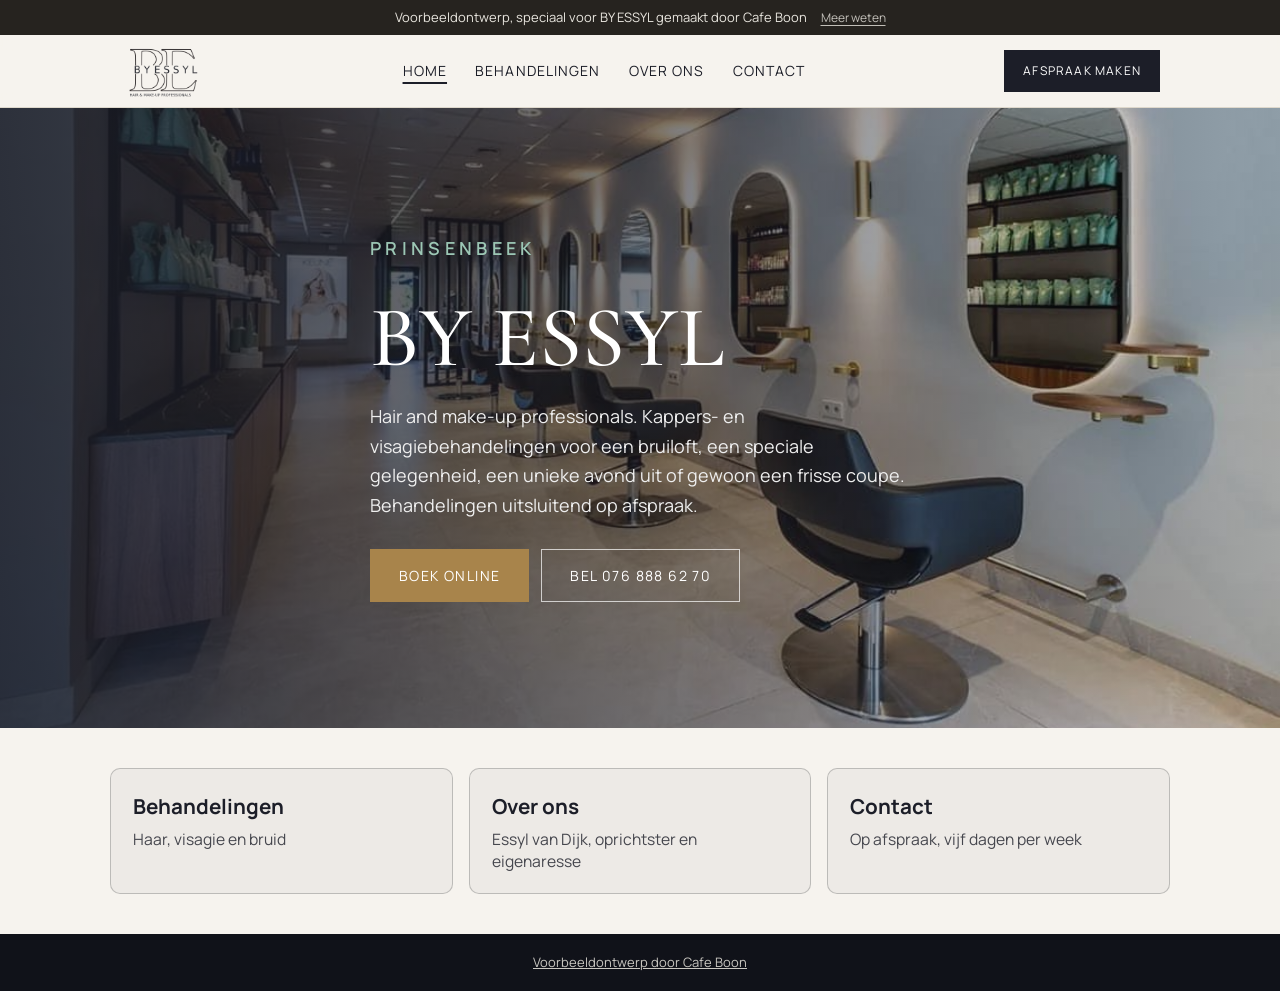
<file: index.html>
<!doctype html>
<html lang="nl">
<head>
<meta charset="utf-8">
<meta name="viewport" content="width=device-width,initial-scale=1">
<title>BY ESSYL | Hair and Make-up professionals in Prinsenbeek</title>
<meta name="description" content="BY ESSYL, hair and make-up professionals aan de Groenstraat in Prinsenbeek. Knippen, kleuren, styling, bruid, visagie en extensions. Uitsluitend op afspraak.">
<meta name="robots" content="noindex">
<link rel="icon" href="images/logo.png">
<meta property="og:title" content="BY ESSYL, hair and make-up professionals">
<meta property="og:description" content="Kapsalon en visagie in Prinsenbeek, uitsluitend op afspraak.">
<meta property="og:image" content="https://byessyl.cafeboon.com/images/salon.jpg">
<meta property="og:type" content="website">
<link rel="preconnect" href="https://fonts.googleapis.com"><link rel="preconnect" href="https://fonts.gstatic.com" crossorigin>
<link href="https://fonts.googleapis.com/css2?family=Cormorant+Garamond:wght@500;600&family=Manrope:wght@400;600&display=swap" rel="stylesheet">
<link rel="stylesheet" href="style.css">
</head>
<body>
<div class="vb-banner" role="note"><span>Voorbeeldontwerp, speciaal voor BY ESSYL gemaakt door Cafe Boon</span><a href="https://cafeboon.com">Meer weten</a></div>
<header><div class="wrap">
<a href="index.html"><img alt="BY ESSYL hair and make-up professionals" src="images/logo.png"/></a>
<nav><a aria-current="page" href="index.html">Home</a><a href="aanbod.html">Behandelingen</a><a href="over.html">Over ons</a><a href="contact.html">Contact</a></nav>
<a class="btn" href="afspraak.html" style="padding:10px 18px;font-size:12px">Afspraak maken</a>
</div></header>
<div aria-label="Pagina's" class="sn-bar" role="navigation"><a aria-current="page" class="sn-link" href="index.html">Home</a><a class="sn-link" href="aanbod.html">Behandelingen</a><a class="sn-link" href="over.html">Over ons</a><a class="sn-link" href="contact.html">Contact</a></div>
<div class="hero"><div class="wrap">
<p class="k">Prinsenbeek</p>
<h1>BY ESSYL</h1>
<p>Hair and make-up professionals. Kappers- en visagiebehandelingen voor een bruiloft, een speciale gelegenheid, een unieke avond uit of gewoon een frisse coupe. Behandelingen uitsluitend op afspraak.</p>
<div class="cta"><a class="btn" href="afspraak.html" style="background:var(--brass);border-color:var(--brass)">Boek online</a><a class="btn o" href="tel:0768886270">Bel 076 888 62 70</a></div>
</div></div>
<div class="sn-cards"><a class="sn-card" href="aanbod.html"><strong>Behandelingen</strong><span>Haar, visagie en bruid</span></a><a class="sn-card" href="over.html"><strong>Over ons</strong><span>Essyl van Dijk, oprichtster en eigenaresse</span></a><a class="sn-card" href="contact.html"><strong>Contact</strong><span>Op afspraak, vijf dagen per week</span></a></div>
<footer><a href="https://cafeboon.com" rel="noopener" target="_blank">Voorbeeldontwerp door Cafe Boon</a></footer>
<div class="callbar"><a href="tel:0768886270">Bel ons</a><a href="afspraak.html">Boek online</a></div>
<script>try{var d=new Date().getDay(),r=document.querySelector('#hours tr[data-d="'+d+'"]');if(r)r.className='today';}catch(e){}</script>
</body></html>
</file>
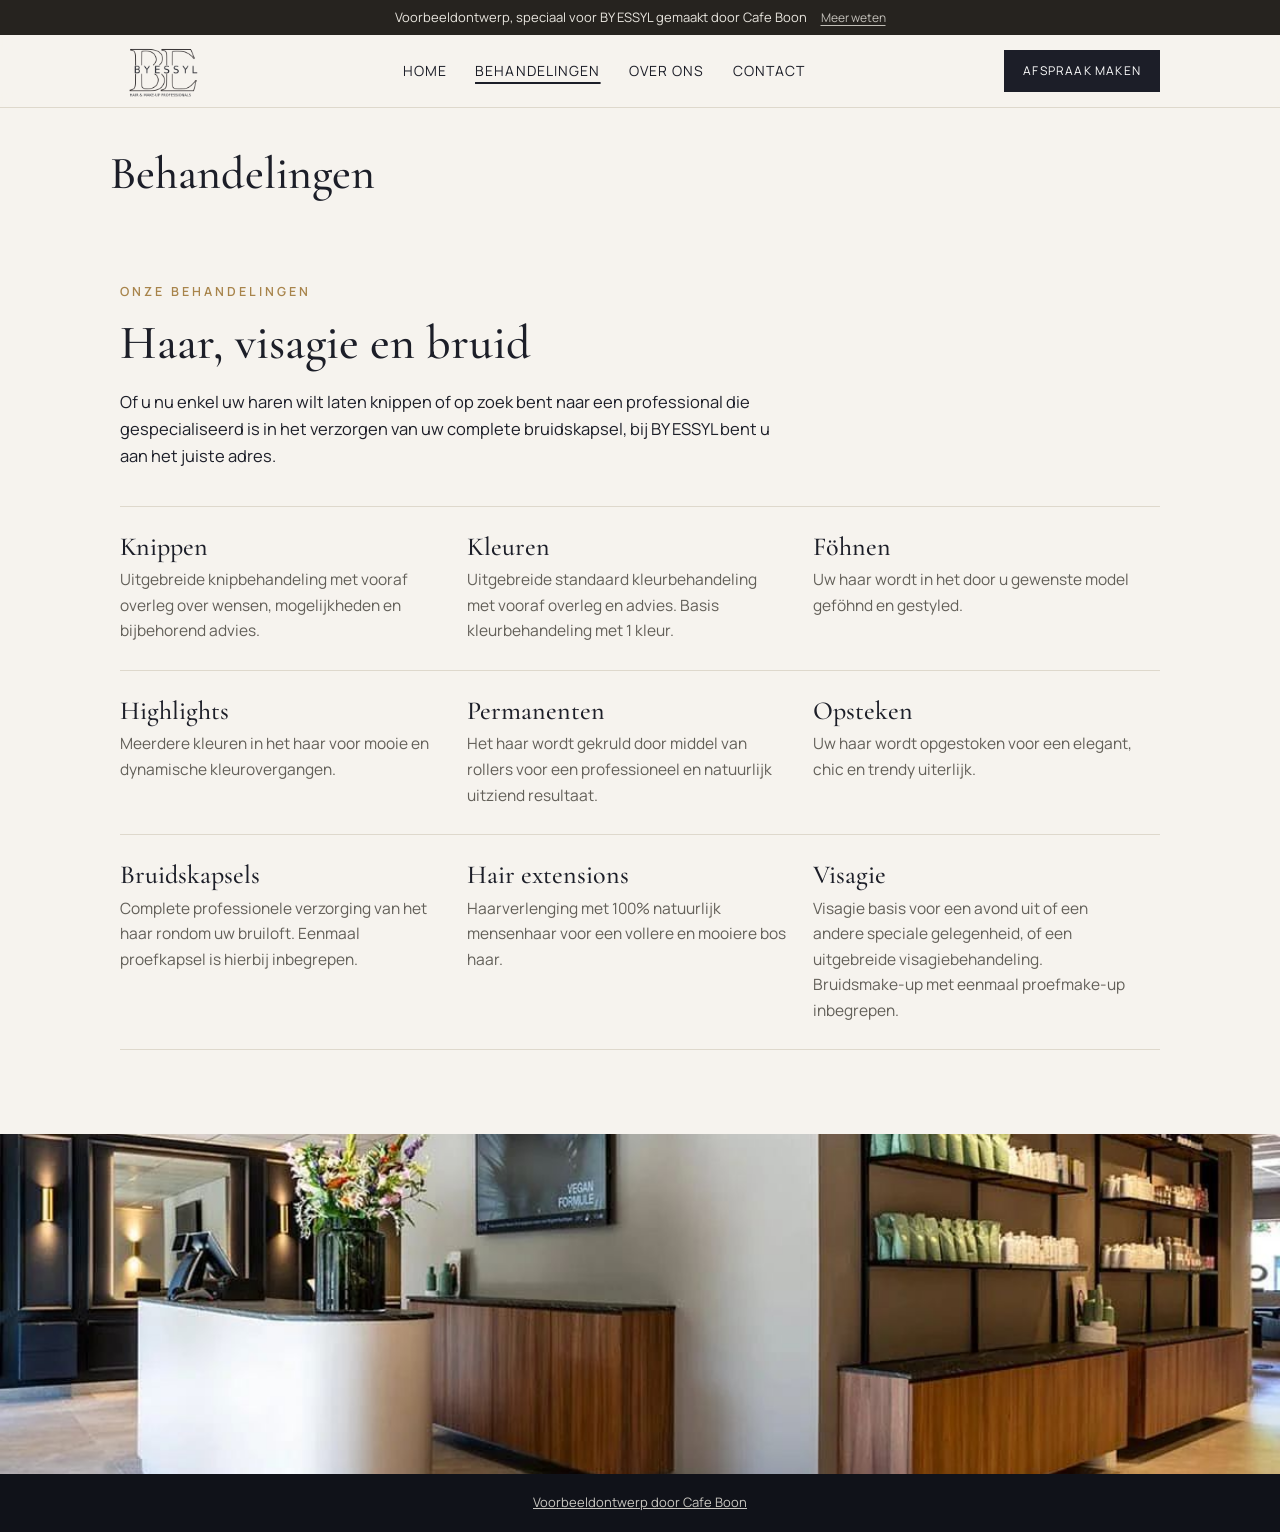
<file: aanbod.html>
<!doctype html>
<html lang="nl">
<head>
<meta charset="utf-8">
<meta name="viewport" content="width=device-width,initial-scale=1">
<title>Behandelingen | BY ESSYL</title>
<meta name="description" content="BY ESSYL, hair and make-up professionals aan de Groenstraat in Prinsenbeek. Knippen, kleuren, styling, bruid, visagie en extensions. Uitsluitend op afspraak.">
<meta name="robots" content="noindex">
<link rel="icon" href="images/logo.png">
<meta property="og:title" content="BY ESSYL, hair and make-up professionals">
<meta property="og:description" content="Kapsalon en visagie in Prinsenbeek, uitsluitend op afspraak.">
<meta property="og:image" content="https://byessyl.cafeboon.com/images/salon.jpg">
<meta property="og:type" content="website">
<link rel="preconnect" href="https://fonts.googleapis.com"><link rel="preconnect" href="https://fonts.gstatic.com" crossorigin>
<link href="https://fonts.googleapis.com/css2?family=Cormorant+Garamond:wght@500;600&family=Manrope:wght@400;600&display=swap" rel="stylesheet">
<link rel="stylesheet" href="style.css">
</head>
<body>
<div class="vb-banner" role="note"><span>Voorbeeldontwerp, speciaal voor BY ESSYL gemaakt door Cafe Boon</span><a href="https://cafeboon.com">Meer weten</a></div>
<header><div class="wrap">
<a href="index.html"><img alt="BY ESSYL hair and make-up professionals" src="images/logo.png"/></a>
<nav><a href="index.html">Home</a><a aria-current="page" href="aanbod.html">Behandelingen</a><a href="over.html">Over ons</a><a href="contact.html">Contact</a></nav>
<a class="btn" href="afspraak.html" style="padding:10px 18px;font-size:12px">Afspraak maken</a>
</div></header>
<div aria-label="Pagina's" class="sn-bar" role="navigation"><a class="sn-link" href="index.html">Home</a><a aria-current="page" class="sn-link" href="aanbod.html">Behandelingen</a><a class="sn-link" href="over.html">Over ons</a><a class="sn-link" href="contact.html">Contact</a></div>
<div class="sn-head"><h1>Behandelingen</h1></div>
<section id="behandelingen"><div class="wrap">
<p class="k">Onze behandelingen</p>
<h2>Haar, visagie en bruid</h2>
<p style="max-width:40em">Of u nu enkel uw haren wilt laten knippen of op zoek bent naar een professional die gespecialiseerd is in het verzorgen van uw complete bruidskapsel, bij BY ESSYL bent u aan het juiste adres.</p>
<div class="treat">
<div><h3>Knippen</h3><p>Uitgebreide knipbehandeling met vooraf overleg over wensen, mogelijkheden en bijbehorend advies.</p></div>
<div><h3>Kleuren</h3><p>Uitgebreide standaard kleurbehandeling met vooraf overleg en advies. Basis kleurbehandeling met 1 kleur.</p></div>
<div><h3>Föhnen</h3><p>Uw haar wordt in het door u gewenste model geföhnd en gestyled.</p></div>
<div><h3>Highlights</h3><p>Meerdere kleuren in het haar voor mooie en dynamische kleurovergangen.</p></div>
<div><h3>Permanenten</h3><p>Het haar wordt gekruld door middel van rollers voor een professioneel en natuurlijk uitziend resultaat.</p></div>
<div><h3>Opsteken</h3><p>Uw haar wordt opgestoken voor een elegant, chic en trendy uiterlijk.</p></div>
<div><h3>Bruidskapsels</h3><p>Complete professionele verzorging van het haar rondom uw bruiloft. Eenmaal proefkapsel is hierbij inbegrepen.</p></div>
<div><h3>Hair extensions</h3><p>Haarverlenging met 100% natuurlijk mensenhaar voor een vollere en mooiere bos haar.</p></div>
<div><h3>Visagie</h3><p>Visagie basis voor een avond uit of een andere speciale gelegenheid, of een uitgebreide visagiebehandeling. Bruidsmake-up met eenmaal proefmake-up inbegrepen.</p></div>
</div>
</div></section>
<img alt="De balie in de salon aan de Groenstraat" class="band" loading="lazy" src="images/balie.jpg"/>
<footer><a href="https://cafeboon.com" rel="noopener" target="_blank">Voorbeeldontwerp door Cafe Boon</a></footer>
<div class="callbar"><a href="tel:0768886270">Bel ons</a><a href="afspraak.html">Boek online</a></div>
<script>try{var d=new Date().getDay(),r=document.querySelector('#hours tr[data-d="'+d+'"]');if(r)r.className='today';}catch(e){}</script>
</body></html>
</file>
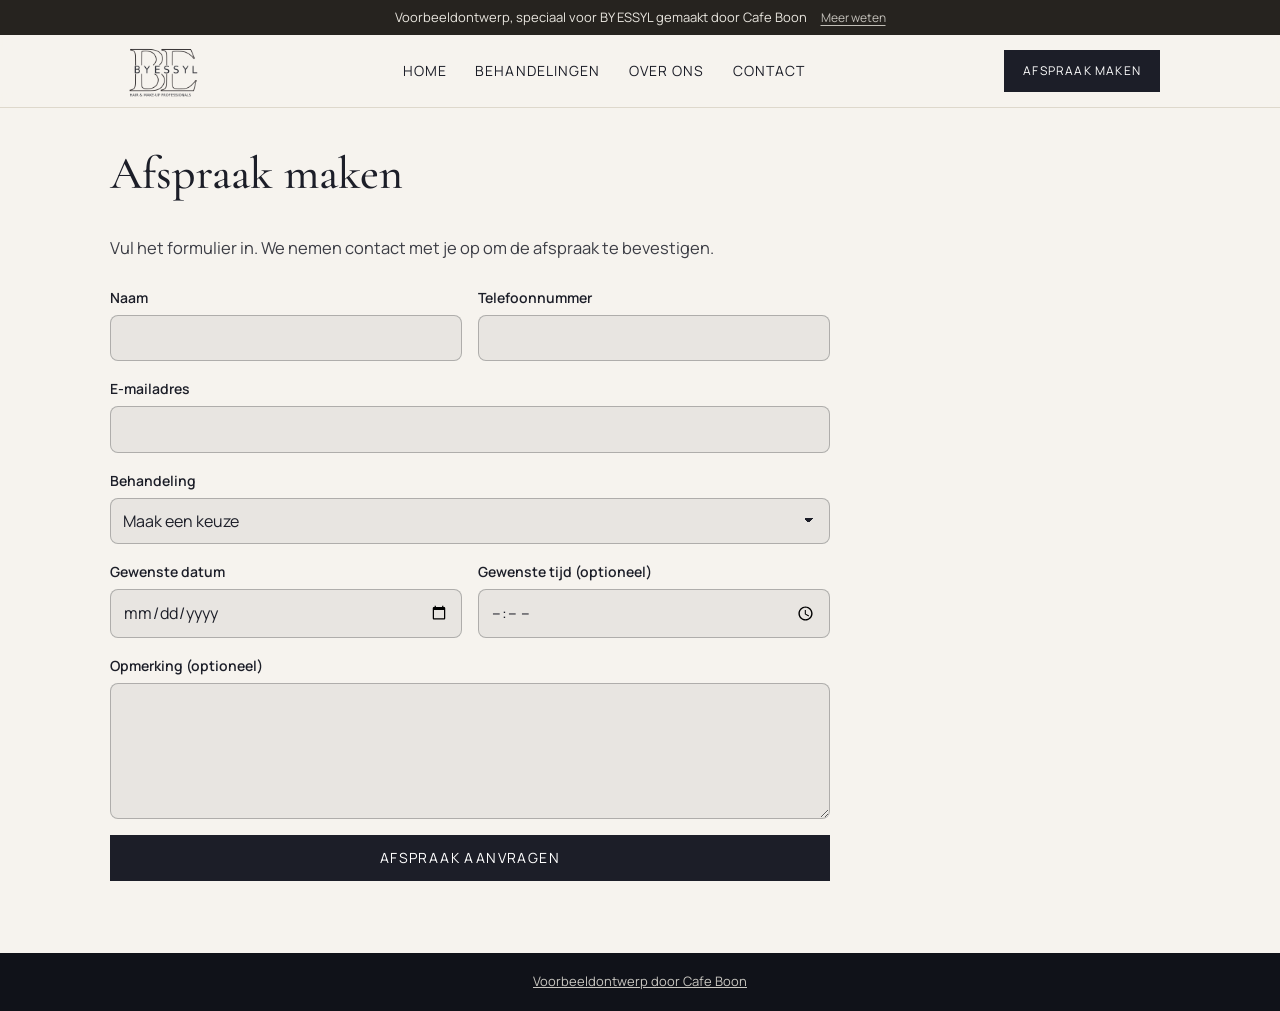
<file: afspraak.html>
<!doctype html>
<html lang="nl">
<head>
<meta charset="utf-8">
<meta name="viewport" content="width=device-width,initial-scale=1">
<title>Afspraak maken | BY ESSYL</title>
<meta name="description" content="Afspraak maken bij BY ESSYL.">
<meta name="robots" content="noindex">
<link rel="icon" href="images/logo.png">
<meta property="og:title" content="BY ESSYL, hair and make-up professionals">
<meta property="og:description" content="Kapsalon en visagie in Prinsenbeek, uitsluitend op afspraak.">
<meta property="og:image" content="https://byessyl.cafeboon.com/images/salon.jpg">
<meta property="og:type" content="website">
<link rel="preconnect" href="https://fonts.googleapis.com"><link rel="preconnect" href="https://fonts.gstatic.com" crossorigin>
<link href="https://fonts.googleapis.com/css2?family=Cormorant+Garamond:wght@500;600&family=Manrope:wght@400;600&display=swap" rel="stylesheet">
<link rel="stylesheet" href="style.css">
</head>
<body>
<div class="vb-banner" role="note"><span>Voorbeeldontwerp, speciaal voor BY ESSYL gemaakt door Cafe Boon</span><a href="https://cafeboon.com">Meer weten</a></div>
<header><div class="wrap">
<a href="index.html"><img alt="BY ESSYL hair and make-up professionals" src="images/logo.png"/></a>
<nav><a href="index.html">Home</a><a href="aanbod.html">Behandelingen</a><a href="over.html">Over ons</a><a href="contact.html">Contact</a></nav>
<a class="btn" href="#formulier" style="padding:10px 18px;font-size:12px">Afspraak maken</a>
</div></header>
<div aria-label="Pagina's" class="sn-bar" role="navigation"><a class="sn-link" href="index.html">Home</a><a class="sn-link" href="aanbod.html">Behandelingen</a><a class="sn-link" href="over.html">Over ons</a><a class="sn-link" href="contact.html">Contact</a></div>
<div class="sn-head"><h1>Afspraak maken</h1></div>
<section class="sn-formsec" id="formulier"><div class="sn-formwrap"><p class="sn-lead">Vul het formulier in. We nemen contact met je op om de afspraak te bevestigen.</p><form class="sn-form" id="sn-form"><div class="sn-field"><label for="naam">Naam</label><input id="naam" name="naam" type="text" required autocomplete="name"></div><div class="sn-field"><label for="tel">Telefoonnummer</label><input id="tel" name="tel" type="tel" required autocomplete="tel"></div><div class="sn-field full"><label for="email">E-mailadres</label><input id="email" name="email" type="email" required autocomplete="email"></div><div class="sn-field full"><label for="keuze">Behandeling</label><select id="keuze" name="keuze" required><option value="">Maak een keuze</option><option>Knippen</option><option>Kleuren</option><option>Föhnen</option><option>Highlights</option><option>Permanenten</option><option>Opsteken</option><option>Bruidskapsels</option><option>Hair extensions</option><option>Visagie</option></select></div><div class="sn-field"><label for="datum">Gewenste datum</label><input id="datum" name="datum" type="date" required></div><div class="sn-field"><label for="tijd">Gewenste tijd (optioneel)</label><input id="tijd" name="tijd" type="time"></div><div class="sn-field full"><label for="opm">Opmerking (optioneel)</label><textarea id="opm" name="opm" rows="5"></textarea></div><div class="sn-field full"><button class="btn" type="submit">Afspraak aanvragen</button></div></form></div></section>
<script>(function(){var f=document.getElementById('sn-form');if(!f)return;f.addEventListener('submit',function(e){e.preventDefault();if(!f.checkValidity()){f.reportValidity();return;}var d=document.createElement('div');d.className='sn-done';d.setAttribute('role','status');d.tabIndex=-1;d.innerHTML='<h2>Bedankt voor je aanvraag</h2><p>Dit is een voorbeeldwebsite van Cafe Boon. Je aanvraag is daarom niet verstuurd. Neem voor een echte afspraak contact op via <a href="tel:0768886270">076 888 62 70</a>.</p>';f.parentNode.replaceChild(d,f);d.focus();});})();</script>
<footer><a href="https://cafeboon.com" rel="noopener" target="_blank">Voorbeeldontwerp door Cafe Boon</a></footer>
<div class="callbar"><a href="tel:0768886270">Bel ons</a><a href="#formulier">Boek online</a></div>
<script>try{var d=new Date().getDay(),r=document.querySelector('#hours tr[data-d="'+d+'"]');if(r)r.className='today';}catch(e){}</script>
</body></html>
</file>
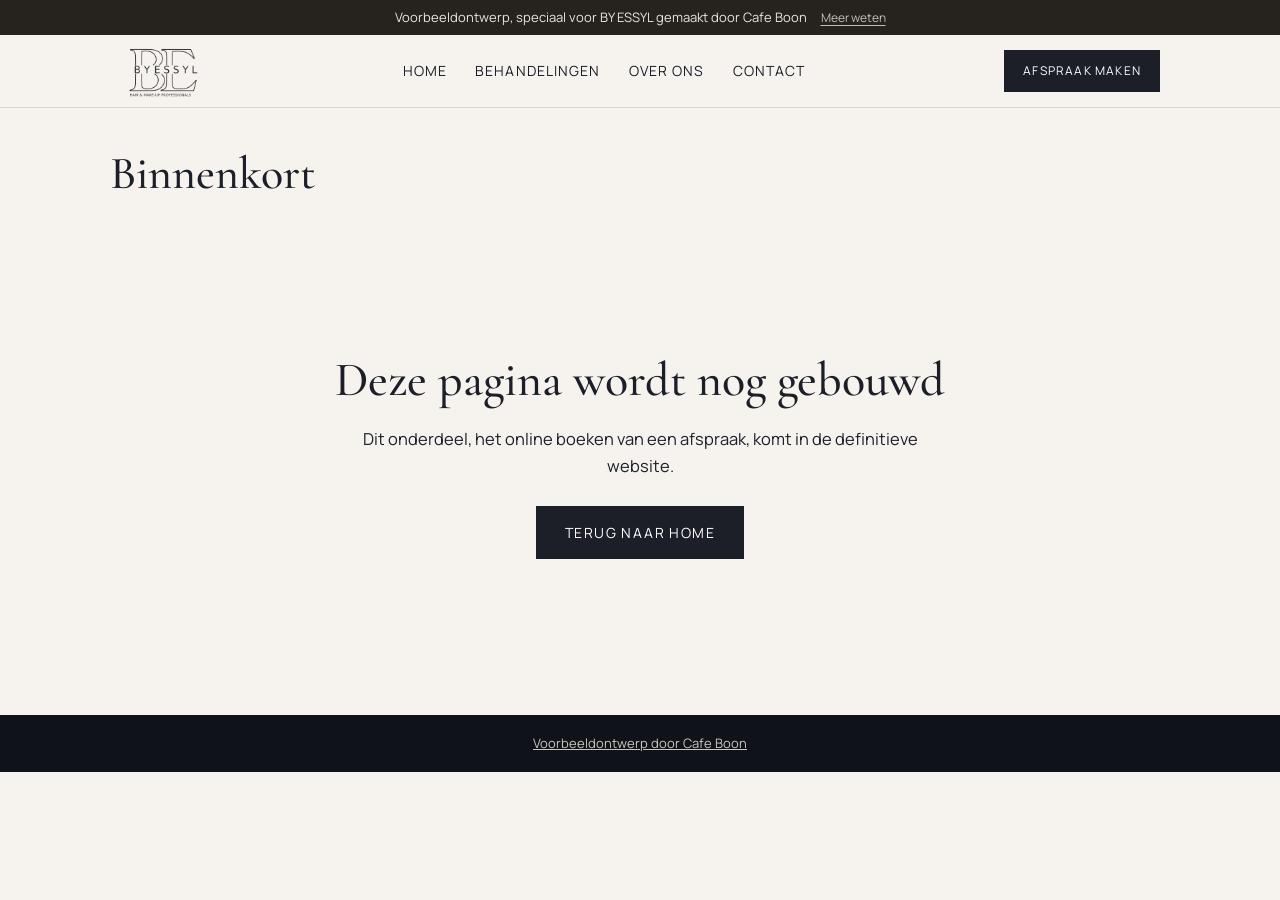
<file: binnenkort.html>
<!doctype html>
<html lang="nl">
<head>
<meta charset="utf-8">
<meta name="viewport" content="width=device-width,initial-scale=1">
<title>Binnenkort | BY ESSYL</title>
<meta name="description" content="BY ESSYL, hair and make-up professionals aan de Groenstraat in Prinsenbeek. Knippen, kleuren, styling, bruid, visagie en extensions. Uitsluitend op afspraak.">
<meta name="robots" content="noindex">
<link rel="icon" href="images/logo.png">
<meta property="og:title" content="BY ESSYL, hair and make-up professionals">
<meta property="og:description" content="Kapsalon en visagie in Prinsenbeek, uitsluitend op afspraak.">
<meta property="og:image" content="https://byessyl.cafeboon.com/images/salon.jpg">
<meta property="og:type" content="website">
<link rel="preconnect" href="https://fonts.googleapis.com"><link rel="preconnect" href="https://fonts.gstatic.com" crossorigin>
<link href="https://fonts.googleapis.com/css2?family=Cormorant+Garamond:wght@500;600&family=Manrope:wght@400;600&display=swap" rel="stylesheet">
<link rel="stylesheet" href="style.css">
</head>
<body>
<div class="vb-banner" role="note"><span>Voorbeeldontwerp, speciaal voor BY ESSYL gemaakt door Cafe Boon</span><a href="https://cafeboon.com">Meer weten</a></div>
<header><div class="wrap">
<a href="index.html"><img alt="BY ESSYL hair and make-up professionals" src="images/logo.png"/></a>
<nav><a href="index.html">Home</a><a href="aanbod.html">Behandelingen</a><a href="over.html">Over ons</a><a href="contact.html">Contact</a></nav>
<a class="btn" href="afspraak.html" style="padding:10px 18px;font-size:12px">Afspraak maken</a>
</div></header>
<div aria-label="Pagina's" class="sn-bar" role="navigation"><a class="sn-link" href="index.html">Home</a><a class="sn-link" href="aanbod.html">Behandelingen</a><a class="sn-link" href="over.html">Over ons</a><a class="sn-link" href="contact.html">Contact</a></div>
<div class="sn-head"><h1>Binnenkort</h1></div>
<section class="binnenkort"><div class="wrap" style="padding:72px 0;text-align:center"><h2>Deze pagina wordt nog gebouwd</h2><p style="max-width:34em;margin:14px auto 26px">Dit onderdeel, het online boeken van een afspraak, komt in de definitieve website.</p><p><a class="btn" href="index.html">Terug naar home</a></p></div></section>
<footer><a href="https://cafeboon.com" rel="noopener" target="_blank">Voorbeeldontwerp door Cafe Boon</a></footer>
<div class="callbar"><a href="tel:0768886270">Bel ons</a><a href="afspraak.html">Boek online</a></div>
</body></html>
</file>
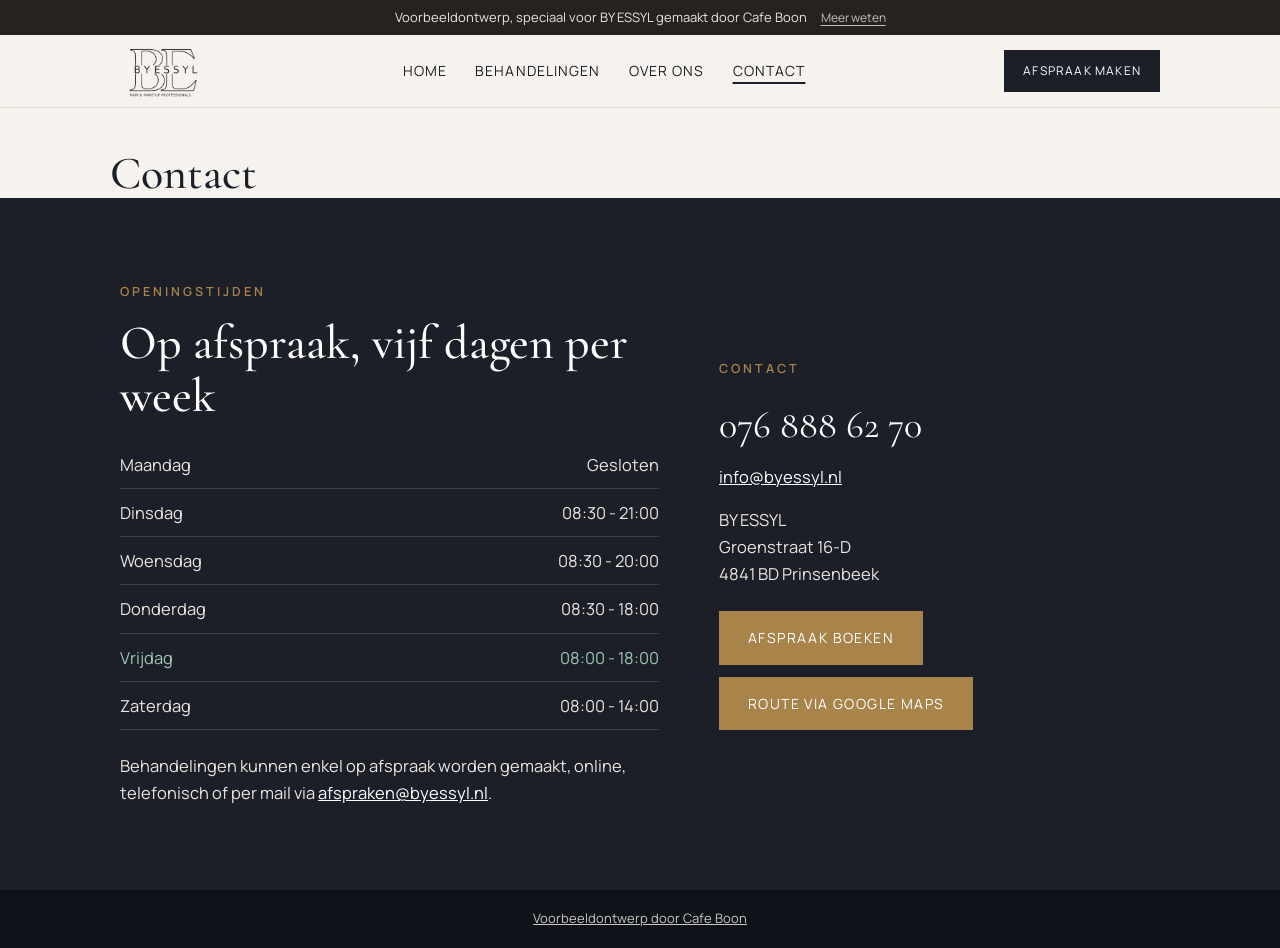
<file: contact.html>
<!doctype html>
<html lang="nl">
<head>
<meta charset="utf-8">
<meta name="viewport" content="width=device-width,initial-scale=1">
<title>Contact | BY ESSYL</title>
<meta name="description" content="BY ESSYL, hair and make-up professionals aan de Groenstraat in Prinsenbeek. Knippen, kleuren, styling, bruid, visagie en extensions. Uitsluitend op afspraak.">
<meta name="robots" content="noindex">
<link rel="icon" href="images/logo.png">
<meta property="og:title" content="BY ESSYL, hair and make-up professionals">
<meta property="og:description" content="Kapsalon en visagie in Prinsenbeek, uitsluitend op afspraak.">
<meta property="og:image" content="https://byessyl.cafeboon.com/images/salon.jpg">
<meta property="og:type" content="website">
<link rel="preconnect" href="https://fonts.googleapis.com"><link rel="preconnect" href="https://fonts.gstatic.com" crossorigin>
<link href="https://fonts.googleapis.com/css2?family=Cormorant+Garamond:wght@500;600&family=Manrope:wght@400;600&display=swap" rel="stylesheet">
<link rel="stylesheet" href="style.css">
</head>
<body>
<div class="vb-banner" role="note"><span>Voorbeeldontwerp, speciaal voor BY ESSYL gemaakt door Cafe Boon</span><a href="https://cafeboon.com">Meer weten</a></div>
<header><div class="wrap">
<a href="index.html"><img alt="BY ESSYL hair and make-up professionals" src="images/logo.png"/></a>
<nav><a href="index.html">Home</a><a href="aanbod.html">Behandelingen</a><a href="over.html">Over ons</a><a aria-current="page" href="contact.html">Contact</a></nav>
<a class="btn" href="afspraak.html" style="padding:10px 18px;font-size:12px">Afspraak maken</a>
</div></header>
<div aria-label="Pagina's" class="sn-bar" role="navigation"><a class="sn-link" href="index.html">Home</a><a class="sn-link" href="aanbod.html">Behandelingen</a><a class="sn-link" href="over.html">Over ons</a><a aria-current="page" class="sn-link" href="contact.html">Contact</a></div>
<div class="sn-head"><h1>Contact</h1></div>
<section class="dark" id="contact"><div class="wrap two" style="grid-template-columns:1.1fr .9fr">
<div>
<p class="k">Openingstijden</p>
<h2>Op afspraak, vijf dagen per week</h2>
<table class="hours" id="hours">
<tr data-d="1"><td>Maandag</td><td>Gesloten</td></tr>
<tr data-d="2"><td>Dinsdag</td><td>08:30 - 21:00</td></tr>
<tr data-d="3"><td>Woensdag</td><td>08:30 - 20:00</td></tr>
<tr data-d="4"><td>Donderdag</td><td>08:30 - 18:00</td></tr>
<tr data-d="5"><td>Vrijdag</td><td>08:00 - 18:00</td></tr>
<tr data-d="6"><td>Zaterdag</td><td>08:00 - 14:00</td></tr>
</table>
<p>Behandelingen kunnen enkel op afspraak worden gemaakt, online, telefonisch of per mail via <a href="mailto:afspraken@byessyl.nl">afspraken@byessyl.nl</a>.</p>
</div>
<div>
<p class="k">Contact</p>
<a class="big" href="tel:0768886270">076 888 62 70</a>
<p><a href="mailto:info@byessyl.nl">info@byessyl.nl</a></p>
<p style="margin:16px 0 24px">BY ESSYL<br/>Groenstraat 16-D<br/>4841 BD Prinsenbeek</p>
<div class="cta"><a class="btn" href="afspraak.html">Afspraak boeken</a><a class="btn o" href="https://www.google.com/maps/dir/?api=1&amp;destination=Groenstraat+16-D+4841+BD+Prinsenbeek" rel="noopener" target="_blank">Route via Google Maps</a></div>
</div></div></section>
<footer><a href="https://cafeboon.com" rel="noopener" target="_blank">Voorbeeldontwerp door Cafe Boon</a></footer>
<div class="callbar"><a href="tel:0768886270">Bel ons</a><a href="afspraak.html">Boek online</a></div>
<script>try{var d=new Date().getDay(),r=document.querySelector('#hours tr[data-d="'+d+'"]');if(r)r.className='today';}catch(e){}</script>
</body></html>
</file>
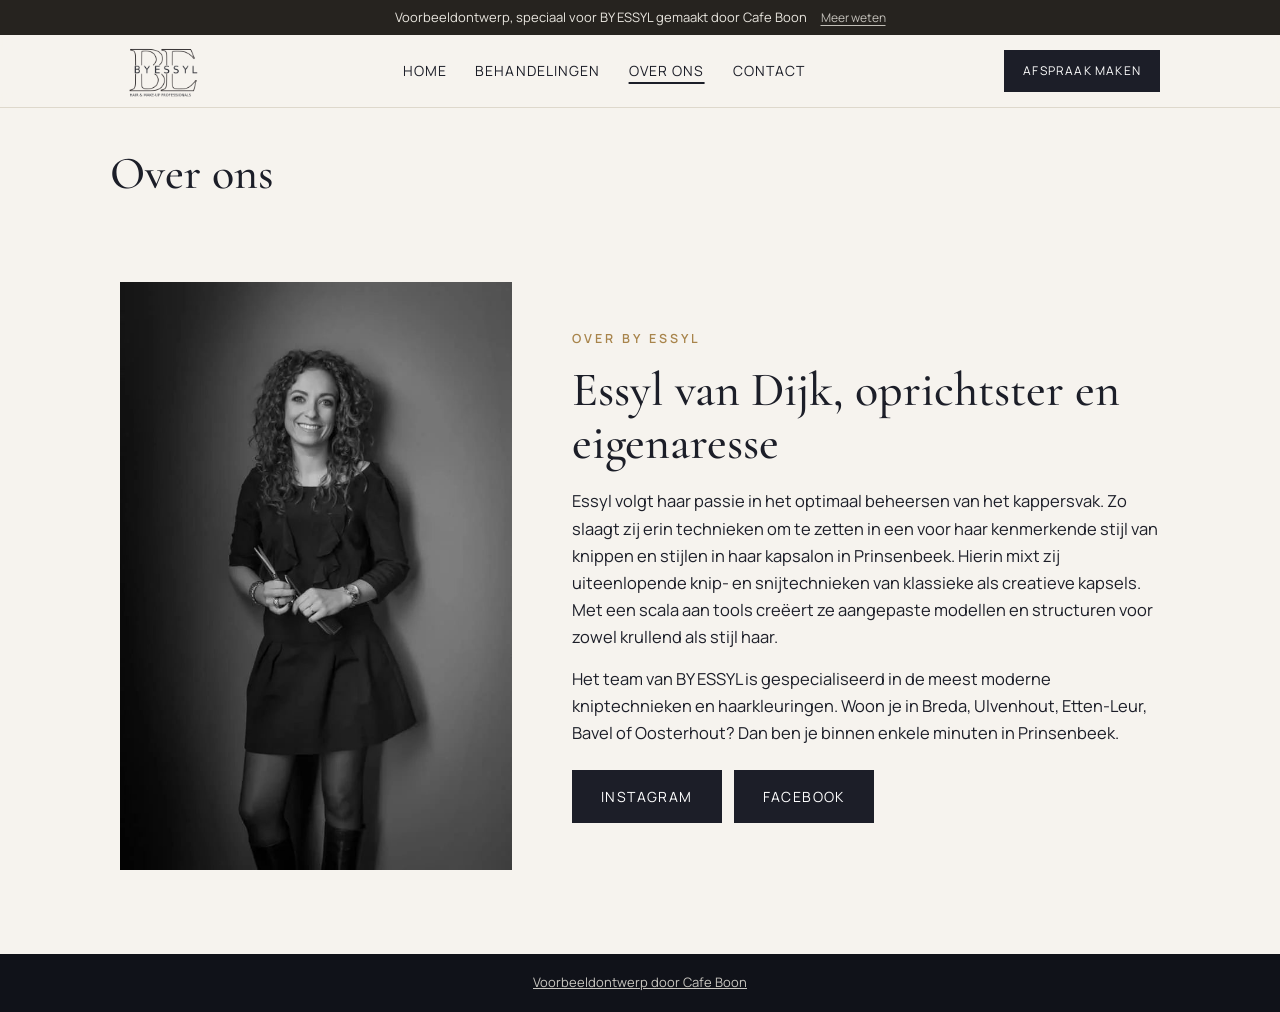
<file: over.html>
<!doctype html>
<html lang="nl">
<head>
<meta charset="utf-8">
<meta name="viewport" content="width=device-width,initial-scale=1">
<title>Over ons | BY ESSYL</title>
<meta name="description" content="BY ESSYL, hair and make-up professionals aan de Groenstraat in Prinsenbeek. Knippen, kleuren, styling, bruid, visagie en extensions. Uitsluitend op afspraak.">
<meta name="robots" content="noindex">
<link rel="icon" href="images/logo.png">
<meta property="og:title" content="BY ESSYL, hair and make-up professionals">
<meta property="og:description" content="Kapsalon en visagie in Prinsenbeek, uitsluitend op afspraak.">
<meta property="og:image" content="https://byessyl.cafeboon.com/images/salon.jpg">
<meta property="og:type" content="website">
<link rel="preconnect" href="https://fonts.googleapis.com"><link rel="preconnect" href="https://fonts.gstatic.com" crossorigin>
<link href="https://fonts.googleapis.com/css2?family=Cormorant+Garamond:wght@500;600&family=Manrope:wght@400;600&display=swap" rel="stylesheet">
<link rel="stylesheet" href="style.css">
</head>
<body>
<div class="vb-banner" role="note"><span>Voorbeeldontwerp, speciaal voor BY ESSYL gemaakt door Cafe Boon</span><a href="https://cafeboon.com">Meer weten</a></div>
<header><div class="wrap">
<a href="index.html"><img alt="BY ESSYL hair and make-up professionals" src="images/logo.png"/></a>
<nav><a href="index.html">Home</a><a href="aanbod.html">Behandelingen</a><a aria-current="page" href="over.html">Over ons</a><a href="contact.html">Contact</a></nav>
<a class="btn" href="afspraak.html" style="padding:10px 18px;font-size:12px">Afspraak maken</a>
</div></header>
<div aria-label="Pagina's" class="sn-bar" role="navigation"><a class="sn-link" href="index.html">Home</a><a class="sn-link" href="aanbod.html">Behandelingen</a><a aria-current="page" class="sn-link" href="over.html">Over ons</a><a class="sn-link" href="contact.html">Contact</a></div>
<div class="sn-head"><h1>Over ons</h1></div>
<section id="over"><div class="wrap two">
<img alt="Essyl van Dijk, oprichtster van BY ESSYL" loading="lazy" src="images/essyl.jpg"/>
<div>
<p class="k">Over BY ESSYL</p>
<h2>Essyl van Dijk, oprichtster en eigenaresse</h2>
<p>Essyl volgt haar passie in het optimaal beheersen van het kappersvak. Zo slaagt zij erin technieken om te zetten in een voor haar kenmerkende stijl van knippen en stijlen in haar kapsalon in Prinsenbeek. Hierin mixt zij uiteenlopende knip- en snijtechnieken van klassieke als creatieve kapsels. Met een scala aan tools creëert ze aangepaste modellen en structuren voor zowel krullend als stijl haar.</p>
<p style="margin-top:14px">Het team van BY ESSYL is gespecialiseerd in de meest moderne kniptechnieken en haarkleuringen. Woon je in Breda, Ulvenhout, Etten-Leur, Bavel of Oosterhout? Dan ben je binnen enkele minuten in Prinsenbeek.</p>
<div class="cta" style="margin-top:24px"><a class="btn" href="https://www.instagram.com/byessyl/" rel="noopener" target="_blank">Instagram</a><a class="btn" href="https://www.facebook.com/byessyl/" rel="noopener" target="_blank">Facebook</a></div>
</div></div></section>
<footer><a href="https://cafeboon.com" rel="noopener" target="_blank">Voorbeeldontwerp door Cafe Boon</a></footer>
<div class="callbar"><a href="tel:0768886270">Bel ons</a><a href="afspraak.html">Boek online</a></div>
<script>try{var d=new Date().getDay(),r=document.querySelector('#hours tr[data-d="'+d+'"]');if(r)r.className='today';}catch(e){}</script>
</body></html>
</file>
<file: style.css>
:root{--ink:#1c1e28;--bg:#f6f3ee;--brass:#a8844b;--mint:#9cc7b5;--wood:#7a5238;--line:#ded8cc;--mut:#625f58}
*{box-sizing:border-box;margin:0}
html{scroll-behavior:smooth}
body{font-family:"Manrope",system-ui,sans-serif;background:var(--bg);color:var(--ink);line-height:1.65;font-size:16.5px}
a{color:inherit}
.wrap{max-width:1080px;margin:0 auto;padding:0 20px}
h1,h2,h3{font-family:"Cormorant Garamond",Georgia,serif;font-weight:500;line-height:1.1}
header{position:sticky;top:0;z-index:10;background:rgba(246,243,238,.95);backdrop-filter:blur(8px);border-bottom:1px solid var(--line)}
header .wrap{display:flex;align-items:center;justify-content:space-between;height:72px}
header img{height:58px;display:block}
nav{display:flex;gap:28px;font-size:14px;letter-spacing:.08em;text-transform:uppercase}
nav a{text-decoration:none}nav a:hover{color:var(--brass)}
.btn{display:inline-block;background:var(--ink);color:#fff;text-decoration:none;padding:14px 28px;font-size:14px;letter-spacing:.1em;text-transform:uppercase;border:1px solid var(--ink)}
.btn:hover{background:var(--brass);border-color:var(--brass)}
.btn.o{background:transparent;color:#fff;border-color:rgba(255,255,255,.7)}.btn.o:hover{background:#fff;color:var(--ink)}
.hero{min-height:620px;display:flex;align-items:center;background:linear-gradient(90deg,rgba(28,30,40,.88) 0%,rgba(28,30,40,.55) 55%,rgba(28,30,40,.15)),url(images/salon.jpg) center/cover;color:#fff}
.hero h1{font-size:clamp(46px,7vw,86px);margin-bottom:16px}
.hero p{max-width:30em;font-size:18px;margin-bottom:28px;color:#eee}
.k{color:var(--brass);font-size:12.5px;letter-spacing:.24em;text-transform:uppercase;font-weight:600;margin-bottom:14px}
.hero .k{color:var(--mint)}
.cta{display:flex;gap:12px;flex-wrap:wrap}
section{padding:84px 0}
h2{font-size:clamp(32px,4.4vw,48px);margin-bottom:18px}
.two{display:grid;grid-template-columns:.8fr 1.2fr;gap:60px;align-items:center}
.two img{width:100%;display:block}
.treat{display:grid;grid-template-columns:1fr 1fr 1fr;gap:0;margin-top:36px;border-top:1px solid var(--line)}
.treat div{padding:26px 26px 26px 0;border-bottom:1px solid var(--line)}
.treat h3{font-size:26px;margin-bottom:6px}
.treat p{font-size:15.5px;color:var(--mut)}
.dark{background:var(--ink);color:#e9e6df}
.dark h2,.dark h3{color:#fff}
.hours{width:100%;border-collapse:collapse;margin:10px 0 22px}
.hours td{padding:10px 0;border-bottom:1px solid rgba(255,255,255,.14)}
.hours td:last-child{text-align:right}
.hours tr.today td{color:var(--mint)}
.big{font-family:"Cormorant Garamond",serif;font-size:38px;text-decoration:none;display:block;margin:2px 0 6px;color:#fff}
.dark a{color:#fff}
.dark .btn{background:var(--brass);border-color:var(--brass)}.dark .btn:hover{background:#fff;color:var(--ink)}
.band{width:100%;height:340px;object-fit:cover;display:block}
footer{background:#101219;color:#8e8d8a;font-size:13px;text-align:center;padding:18px}
footer a{color:#c9c7c1}
.callbar{display:none}
@media(max-width:860px){
 nav{display:none}.two{grid-template-columns:1fr !important;gap:30px}.two img{max-height:480px;object-fit:cover;object-position:top}
 .treat{grid-template-columns:1fr}.hero{min-height:540px;background-position:30% center}section{padding:56px 0}.band{height:200px}
 .callbar{display:flex;position:fixed;bottom:0;left:0;right:0;z-index:20}
 .callbar a{flex:1;text-align:center;padding:14px;text-decoration:none;background:var(--ink);color:#fff;font-size:14px;letter-spacing:.08em;text-transform:uppercase}
 .callbar a+a{background:var(--brass)}
 body{padding-bottom:50px}
}
/* sitenav:start */
.sn-bar{display:none;gap:6px;overflow-x:auto;white-space:nowrap;-webkit-overflow-scrolling:touch;padding:8px 12px;background:inherit;color:inherit;font:inherit;line-height:1.2;border-bottom:1px solid rgba(128,128,128,.35);box-sizing:border-box;max-width:100%}
.sn-bar a.sn-link{flex:0 0 auto;padding:9px 15px;border-radius:999px;color:inherit;text-decoration:none;font-size:15px;font-weight:600;letter-spacing:0;text-transform:none;margin:0}
.sn-bar a.sn-link[aria-current="page"]{background:rgba(128,128,128,.2);box-shadow:inset 0 -2px 0 currentColor}
@media(max-width:860px){.sn-bar{display:flex}}
nav a[aria-current="page"]:not(.cta):not(.btn):not(.call){text-decoration:underline;text-underline-offset:6px;text-decoration-thickness:2px}
.sn-head{max-width:1100px;margin:0 auto;padding:40px 20px 0;box-sizing:border-box}
.sn-head h1{margin:0;color:inherit;font-size:clamp(30px,5vw,46px);line-height:1.1}
.sn-cards{max-width:1100px;margin:0 auto;padding:40px 20px;display:grid;grid-template-columns:repeat(auto-fit,minmax(230px,1fr));gap:16px;box-sizing:border-box}
.sn-card{display:block;padding:20px 22px;border:1px solid rgba(128,128,128,.45);border-radius:10px;background:rgba(128,128,128,.07);color:inherit;text-decoration:none;min-width:0}
.sn-card strong{display:block;font-size:1.25em;margin:0 0 6px;color:inherit}
.sn-card span{display:block;opacity:.8;font-size:.95em;line-height:1.4}
.sn-card:hover,.sn-card:focus-visible{border-color:currentColor}
/* sitenav:end */
/* voorbeeld-formulier:start */
@layer sn{.sn-form button.btn{border:0;font:inherit;cursor:pointer;line-height:1.2}}
.sn-formsec{padding:36px 0 72px}
.sn-formwrap{max-width:1100px;margin:0 auto;padding:0 20px;box-sizing:border-box}
.sn-formwrap>h2{margin:0 0 12px}
.sn-formwrap>.sn-lead,.sn-formwrap>.sn-form,.sn-formwrap>.sn-done{max-width:720px}
.sn-formwrap .sn-lead{margin:0 0 24px;opacity:.85}
.sn-form{display:grid;grid-template-columns:1fr 1fr;gap:16px}
.sn-field{display:flex;flex-direction:column;gap:6px;min-width:0;text-align:left}
.sn-field.full{grid-column:1/-1}
.sn-field label{font-size:14px;font-weight:600}
.sn-field input,.sn-field select,.sn-field textarea{font:inherit;font-size:16px;line-height:1.4;color:inherit;background:rgba(128,128,128,.12);border:1px solid rgba(128,128,128,.55);border-radius:8px;padding:11px 12px;width:100%;box-sizing:border-box;min-width:0;max-width:100%;-webkit-appearance:none;appearance:none}
.sn-field select{background-image:linear-gradient(45deg,transparent 50%,currentColor 50%),linear-gradient(135deg,currentColor 50%,transparent 50%);background-position:calc(100% - 20px) 50%,calc(100% - 15px) 50%;background-size:5px 5px;background-repeat:no-repeat;padding-right:38px}
.sn-field select option{color:#111;background:#fff}
.sn-field textarea{resize:vertical}
.sn-field input:focus,.sn-field select:focus,.sn-field textarea:focus{outline:2px solid currentColor;outline-offset:1px}
.sn-done{padding:28px;border:1px solid rgba(128,128,128,.55);border-radius:12px;background:rgba(128,128,128,.1)}
.sn-done h2{margin:0 0 10px}
.sn-done p{margin:0}
.sn-done a{text-decoration:underline;text-underline-offset:3px;font-weight:600}
.sn-formlink{padding:0 0 56px}
@media(max-width:640px){.sn-form{grid-template-columns:1fr}.sn-formsec{padding:24px 0 56px}}
/* voorbeeld-formulier:end */
/* voorbeeldbanner:start */
.vb-banner{display:flex;flex-wrap:wrap;justify-content:center;align-items:baseline;gap:2px 14px;padding:8px 16px;background:#26231f;color:#e9e6df;font-size:13px;line-height:1.45;letter-spacing:0;text-transform:none;font-weight:400;text-align:center;position:relative;z-index:1000}
.vb-banner a{color:inherit;opacity:.8;text-decoration:underline;text-underline-offset:3px;font-size:12px;font-weight:400;white-space:nowrap;letter-spacing:0;text-transform:none}
.vb-banner a:hover{opacity:1}
/* voorbeeldbanner:end */
</file>
